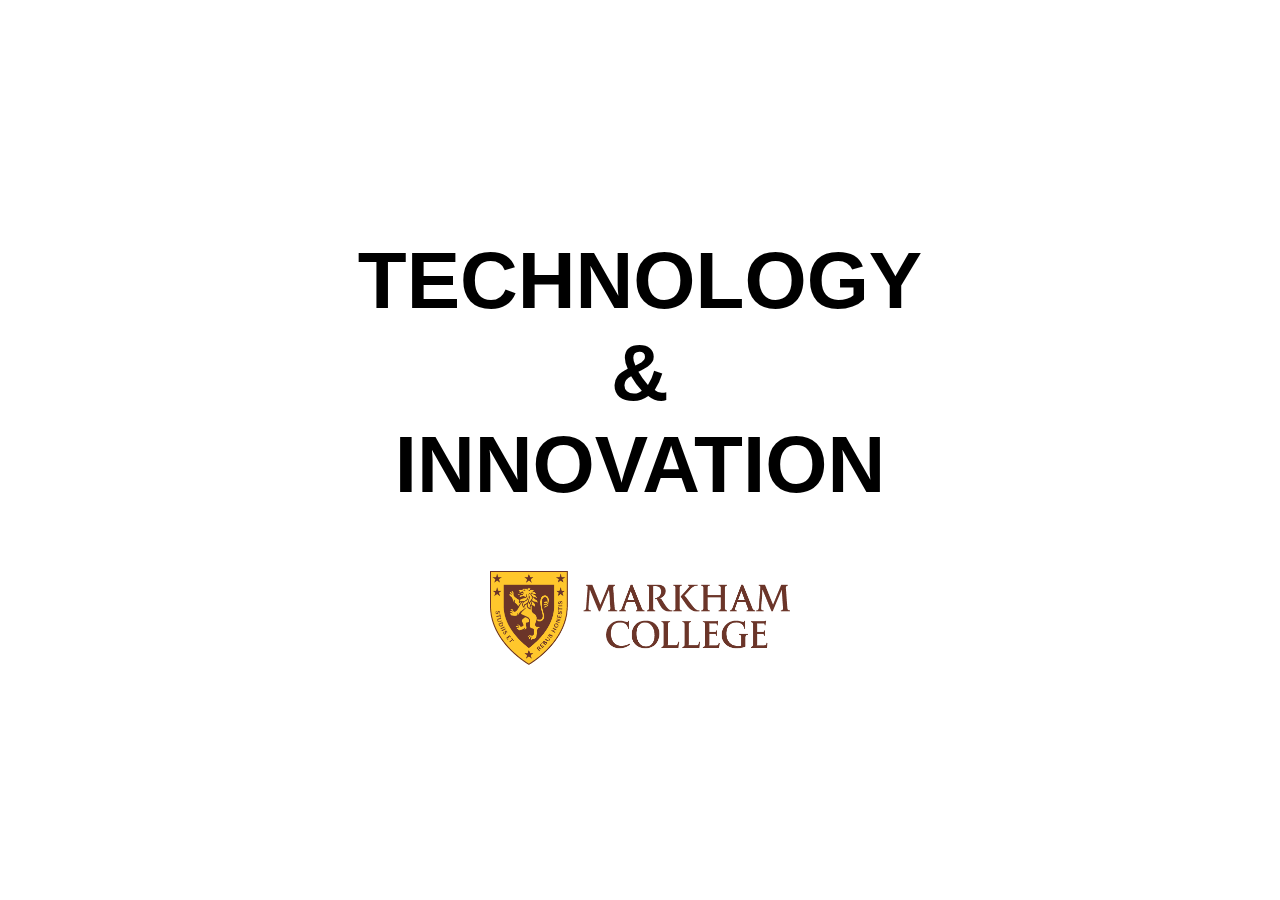
<file: index.html>
<!DOCTYPE html>
<html lang="en">
<head>
    <meta charset="UTF-8">
    <meta name="viewport" content="width=device-width, initial-scale=1.0">
    <title>Technology & Innovation</title>
    <link rel="stylesheet" href="styles.css">
    <script src="script.js"></script>        
</head>
<body>
    <div id="slide-title">
        <div class="tech-inno">TECHNOLOGY<br>&<br>INNOVATION</div>
        <img src="srcs/logo.png" alt="Logo" class="logo-markham">
    </div>
    <div id="slide-device" class="slide">
        <h1>Select your device</h1>
        <div class="image-container">
            <div class="device">
                <img class="cpi" src="srcs/cyberpi.png" alt="cyberpi">
                <button class="button">CyberPi</button>
            </div>
            <div class="divider"></div>
            <div class="device">
                <img class="mb2" src="srcs/mbot2.png" alt="mbot2">
                <button class="button">mBot2</button>
            </div>
        </div>
        <a href="https://ide.mblock.cc" target="_blank" rel="noopener noreferrer">
            <img class="mbl" src="srcs/mblock.jpeg" alt="mblock">
        </a>
    </div>
    <div id="slide-activities" class="slide">
        <h1>Tutorial activities</h1>
        <div class="activity-container">
            <button class="activity" onclick="window.location.href='act1.html'">
                <span class="activity-number">1</span>
                <img src="srcs/act1.png" alt="Activity 1" class="activity-image">
                <span class="activity-name">Meet mBot2!</span>
            </button>
            <button class="activity" onclick="window.location.href='act2.html'">
                <span class="activity-number">2</span>
                <img src="srcs/act2.png" alt="Activity 2" class="activity-image">
                <span class="activity-name">Let's move!</span>
            </button>
            <button class="activity">
                <span class="activity-number">3</span>
                <img src="srcs/act3.png" alt="Activity 3" class="activity-image">
                <span class="activity-name">LED show!</span>
            </button>
            <button class="activity">
                <span class="activity-number">4</span>
                <img src="srcs/act4.png" alt="Activity 4" class="activity-image">
                <span class="activity-name">Listen to mBot2!</span>
            </button>
            <button class="activity">
                <span class="activity-number">5</span>
                <img src="srcs/act5.png" alt="Activity 5" class="activity-image">
                <span class="activity-name">Sensing light!</span>
            </button>
            <button class="activity">
                <span class="activity-number">6</span>
                <img src="srcs/act6.png" alt="Activity 6" class="activity-image">
                <span class="activity-name">Display control!</span>
            </button>
            <button class="activity">
                <span class="activity-number">7</span>
                <img src="srcs/act7.png" alt="Activity 7" class="activity-image">
                <span class="activity-name">Ultrasonic!</span>
            </button>
            <button class="activity">
                <span class="activity-number">8</span>
                <img src="srcs/act8.png" alt="Activity 8" class="activity-image">
                <span class="activity-name">Curve movements!</span>
            </button>
        </div>
    </div>
</body>
</html>
</file>
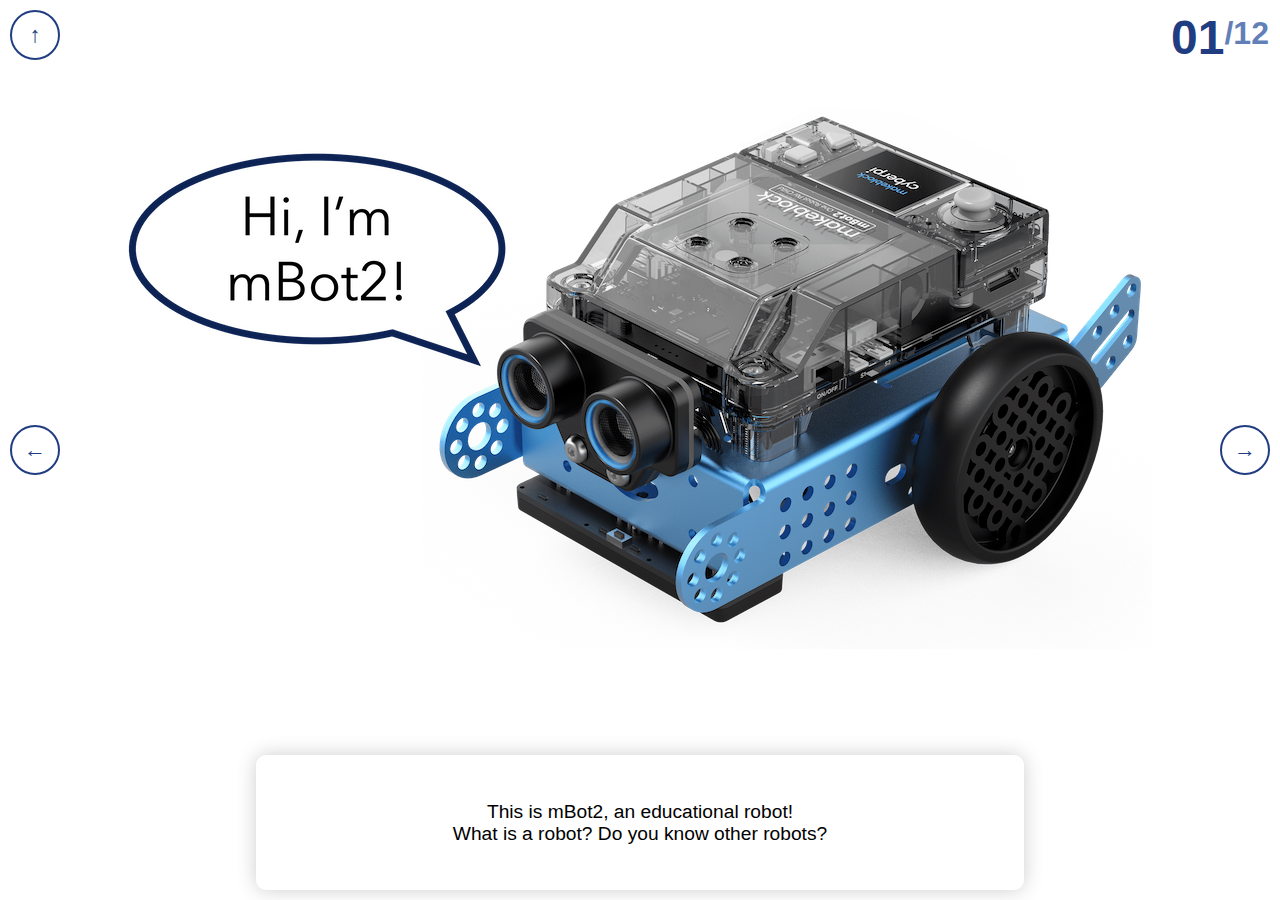
<file: act1.html>
<!DOCTYPE html>
<html lang="en">
<head>
    <meta charset="UTF-8">
    <meta name="viewport" content="width=device-width, initial-scale=1.0">
    <title>Meet mBot2!</title>
    <link rel="stylesheet" href="styles.css">
    
</head>
<body>
    <button class="home-btn" onclick="window.location.href='index.html'">↑</button>
    <div class="slide-counter"><span class="num-big" id="slide-number">01</span>/<span id="slide-total">12</span></div>
    <div class="image-center">
        <img id="slide-image" src="srcs/img1/img1_1.png" alt="Slide image">
    </div>
    <button class="prev-btn" onclick="prevSlide()">←</button>
    <button class="next-btn" onclick="nextSlide()">→</button>
    <div class="info-box" id="slide-text">
        This is mBot2, an educational robot!<br>
        What is a robot? Do you know other robots?
    </div>
    <script src="script1.js"></script>
</body>
</html>
</file>
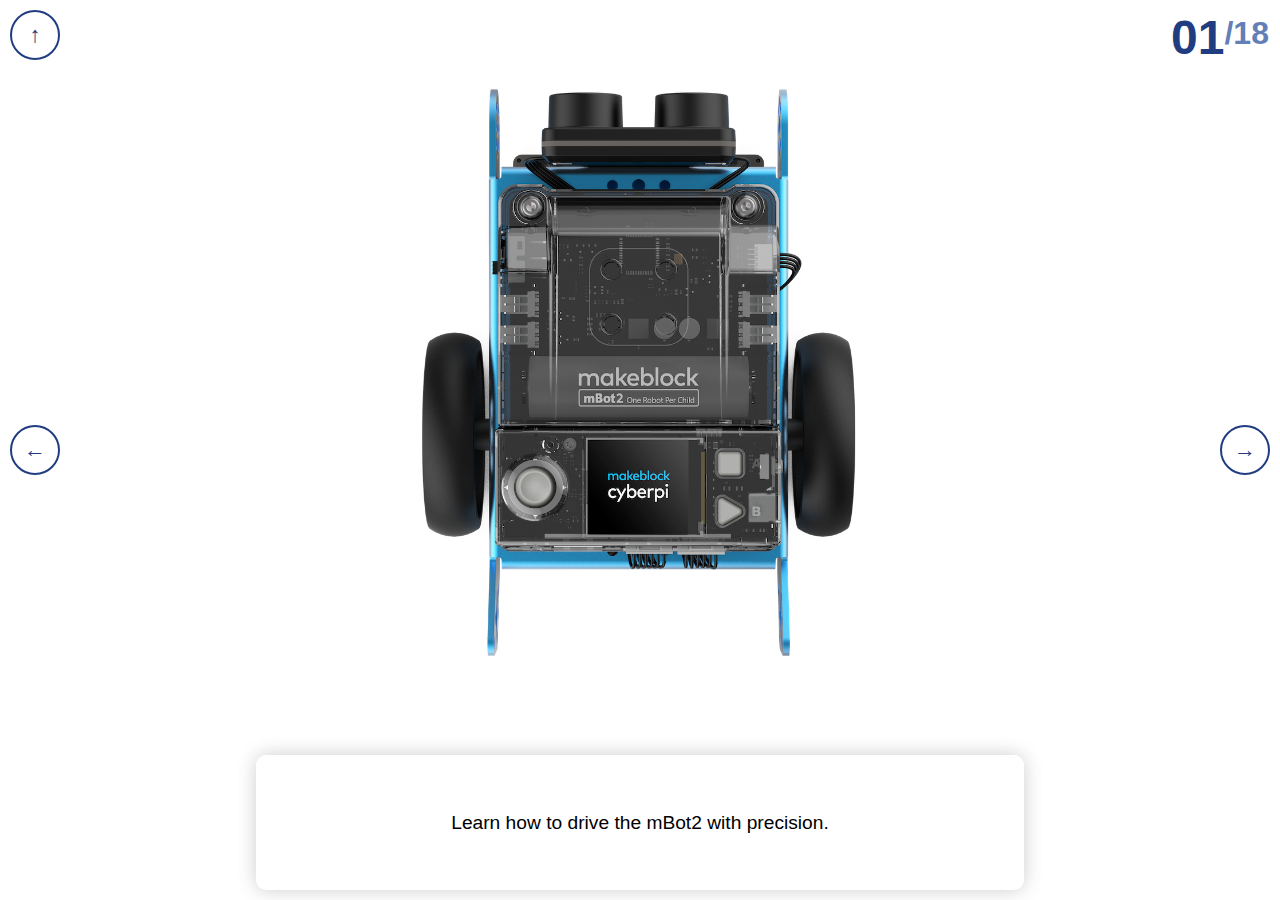
<file: act2.html>
<!DOCTYPE html>
<html lang="en">
<head>
    <meta charset="UTF-8">
    <meta name="viewport" content="width=device-width, initial-scale=1.0">
    <title>Let's Move!</title>
    <link rel="stylesheet" href="styles.css">
    
</head>
<body>
    <button class="home-btn" onclick="window.location.href='index.html'">↑</button>
    <div class="slide-counter"><span class="num-big" id="slide-number">01</span>/<span id="slide-total">99</span></div>
    <div class="image-center" id="slide-media-container">
        <video id="slide-media" autoplay loop muted playsinline>
            <source src="srcs/img2/img2_2.mp4" type="video/mp4">
        </video>
        <img id="slide-media" src="srcs/img2/img2_1.png" alt="Slide image">
    </div>
    <button class="prev-btn" onclick="prevSlide()">←</button>
    <button class="next-btn" onclick="nextSlide()">→</button>
    <div class="info-box" id="slide-text">
        This is mBot2, an educational robot!<br>
        What is a robot? Do you know other robots?
    </div>
    <script src="script2.js"></script>
</body>
</html>
</file>
<file: styles.css>
:root {
    --color-blue: rgb(33, 61, 129);
    --color-light: rgb(99, 127, 184);
}
* {
    margin: 0;
    padding: 0;
    box-sizing: border-box;
}
body {
    display: flex;
    flex-direction: column;
    justify-content: center;
    align-items: center;
    height: 100vh;
    background-color: white;
    text-align: center;
    font-family: Arial, sans-serif;
}
#slide-title {
    display: flex;
    flex-direction: column;
    justify-content: center;
    align-items: center;
    height: 100vh;
    text-align: center;
}
.tech-inno {
    font-size: 5rem;
    font-weight: bold;
}
.logo-markham {
    margin-top: 60px;
    width: 300px;
    height: auto;
}
.slide {
    display: none;
    width: 100%;
    height: 100vh;
    justify-content: center;
    align-items: center;
    flex-direction: column;
    background-color: white;
}
#slide-device, #slide-activities {
    font-size: 2rem;
    font-weight: bold;
}
.divider {
    width: 2px;
    height: 100%;
    background-color: black;
    margin-top: 30px;
}
.image-container {
    display: flex;
    justify-content: center;
    align-items: flex-end;
    gap: 20px;
    margin-top: 20px;
    margin-bottom: 20px;
    height: auto;
}
.image-container .cpi {
    width: 230px;
}
.image-container .mb2 {
    width: 300px;
}
.mbl {
    width:100px;
    transition: all 0.3s ease-in-out;
}
.button {
    margin-top: 10px;
    padding: 10px 20px;
    border: 2px solid gray;
    border-radius: 25px;
    background: none;
    cursor: pointer;
    font-size: 16px;
}
.device {
    display: flex;
    flex-direction: column;
    align-items: center;
    width: 300px;
    transition: background-color 0.3s ease-in-out, transform 0.3s ease-in-out;
}
.device:hover, .mbl:hover {
    transform: scale(1.1);
}
.device:hover img, .mbl:hover {
    opacity: 0.8;
}
.device:hover button {
    background-color: #e0e0e0;
    border: 2px solid var(--color-blue);
}
.activity-container {
    display: flex;
    flex-wrap: wrap;
    justify-content: center;
    gap: 20px;
    margin-top: 20px;
}
.activity {
    position: relative;
    width: calc(60% - 20px);
    max-width: 170px;
    height: 170px;
    display: flex;
    flex-direction: column;
    justify-content: center;
    align-items: center;
    background-color: white;
    border: none;
    border-radius: 20px;
    cursor: pointer;
    box-shadow: 0px 0px 12px rgba(0, 0, 0, 0.2);
    transition: background-color 0.3s ease-in-out, transform 0.3s ease-in-out;
}
.activity:hover {
    background-color: #e0e0e0;
    border: 2px solid var(--color-blue);
    transform: scale(1.1);
}
.activity-number {
    position: absolute;
    top: 8px;
    left: 8px;
    font-size: 2.5rem;
    font-weight: bold;
    color: var(--color-blue);
}
.activity-image {
    height: 100px;
    width: auto;
}
.activity-name {
    position: absolute;
    bottom: 8px;
    font-size: 1.2rem;
    color: black;
}
/*slides*/
.home-btn, .next-btn, .prev-btn {
    position: absolute;
    bottom: 50%;
    transform: translateY(50%);
    width: 50px;
    height: 50px;
    font-size: 22px;
    font-weight: bold;
    text-decoration: none;
    color: var(--color-blue);;
    background-color: white;
    border: 2px solid var(--color-blue);;
    border-radius: 50%;
    transition: all 0.3s ease-in-out;
}
.prev-btn { left: 10px; }
.next-btn { right: 10px; }
.home-btn { left: 10px; top: -15px;}
.home-btn:hover, .next-btn:hover, .prev-btn:hover {
    transform: translateY(50%) scale(1.1);
    background-color: var(--color-blue);
    color: white;
}
.slide-counter {
    position: absolute;
    top: 0px;
    right: 60px;
    transform: translateX(50%);
    font-size: 2rem;
    font-weight: bold;
    color:var(--color-light);
}
.num-big {
    font-size: 3rem;
    color:var(--color-blue);
    position: relative;
    top: 10px;
}
.image-center {
    display: flex;
    justify-content: center;
    align-items: center;
    height: auto;
    position: absolute;
    top: 41.5vh;
    transform: translateY(-50%);
    left: auto;
}
.image-center img, .image-center video {
    max-width: 95vw;
    max-height: 65vh;
    height: auto;
    object-fit: contain;
}
.info-box {
    width: 60%;
    height: 15vh;
    margin: 30px auto;
    padding: 15px;
    background: #fff;
    box-shadow: 0px 0px 20px rgba(0, 0, 0, 0.2);
    border-radius: 10px;
    display: flex;
    align-items: center;
    justify-content: center;
    font-size: 1.2rem;
    position: absolute;
    bottom: -20px;
}

@keyframes shake {
    0% { transform: rotate(0deg); }
    25% { transform: rotate(1deg); }
    50% { transform: rotate(0deg); }
    75% { transform: rotate(-1deg); }
    100% { transform: rotate(0deg); }
}

@keyframes glow {
    0% { filter: drop-shadow(0 0 2px gold); }
    50% { filter: drop-shadow(0 0 30px gold); }
    100% { filter: drop-shadow(0 0 2px gold); }
}

@keyframes moveUpDown {
    0% { transform: translateY(0%); opacity: 1;}
    15% { transform: translateY(0%); opacity: 1;}
    80% { transform: translateY(-120%); opacity: 1;}
    85% { transform: translateY(-120%); opacity: 0;}
    90% { transform: translateY(0%); opacity: 0;}
    100% { transform: translateY(0%); opacity: 1;}
}

@keyframes rotate360 {
    0% { transform: rotate(0deg);}
    100% { transform: rotate(360deg);}
}

.anim-shake {
    animation: shake 0.5s infinite ease-in-out;
}
.anim-glow-shake {
    animation: glow 2s infinite ease-in-out, shake 0.5s infinite ease-in-out;
}
.anim-move-up {
    animation: moveUpDown 4s infinite ease-in-out;
}
.anim-rotate {
    animation: rotate360 4s infinite;
}

/*para que no choque con iPad*/
@media (max-width: 1050px) {
    .next-btn,.prev-btn {
        bottom: 35px;
    }
}
/*para panallas de poco ancho*/
@media (max-width: 685px) {
    .image-center {
        top: 37.5vh;
    }
    .info-box {
        height: 25vh;
    }
}
/*para pantallas de poco alto*/
@media (max-height: 550px) {
    .image-center {
        top: 35.5vh;
    }
    .info-box {
        height: 25vh;
        font-size: 1rem;
    }
}
/*si se hace una ventana pequeña en pc*/
@media (max-height: 350px) and (max-width: 685px) {
    .info-box {
        font-size: 0.8rem;
    }
}

@media (max-width: 935px) and (max-height:1000px) {
    .tech-inno {
        font-size: 3rem;
    }
    .logo-markham {
        width: 250px;
    }
    #slide-device, #slide-activities {
        font-size: 1.4rem;
    }
    .image-container .cpi {
        width: 120px;
    }
    .image-container .mb2 {
        width: 170px;
    }
    .device {
        width: 150px;
    }
    .activity {
        width: 100px;
        height: 100px;
    }
    .activity-number {
        top: 8px;
        left: 8px;
        font-size: 1.6rem;
    }
    .activity-image {
        height: 60px;
    }
    .activity-name {
        bottom: 8px;
        font-size: 0.6rem;
    }
}
</file>
